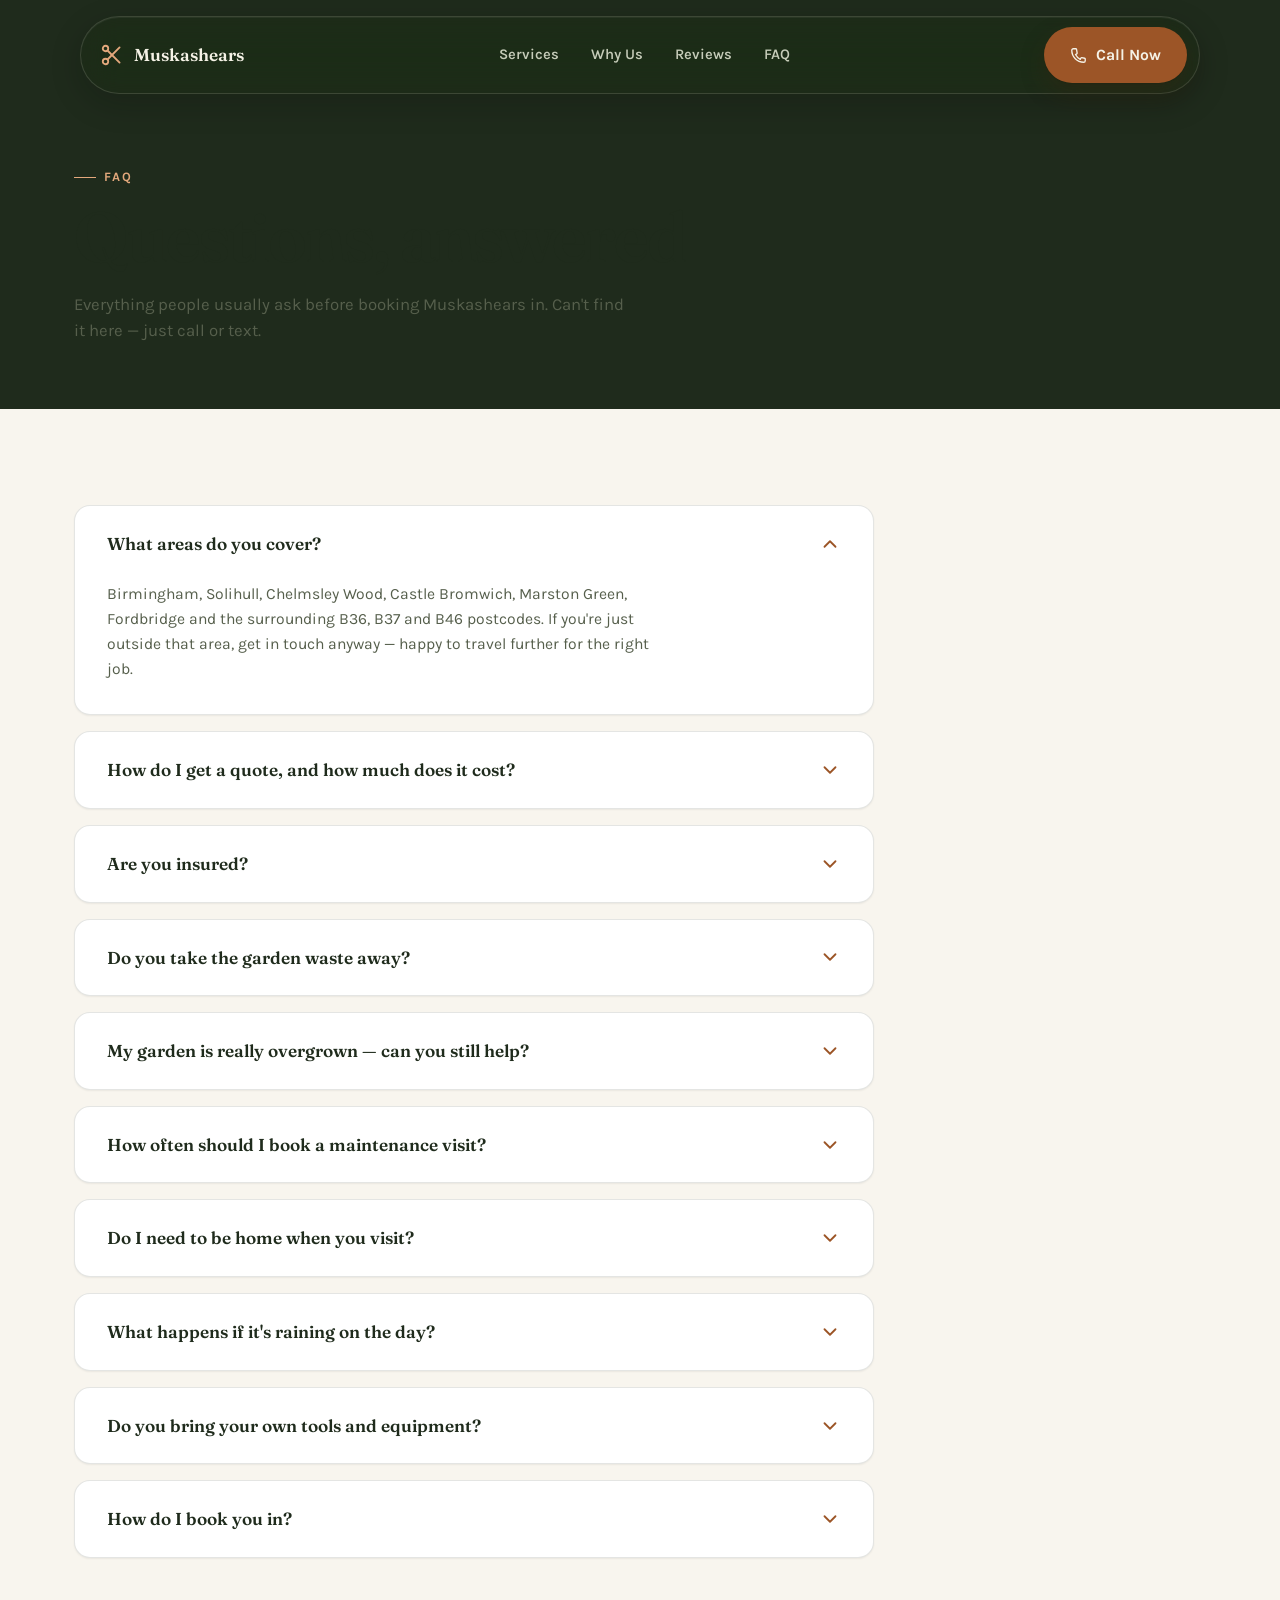
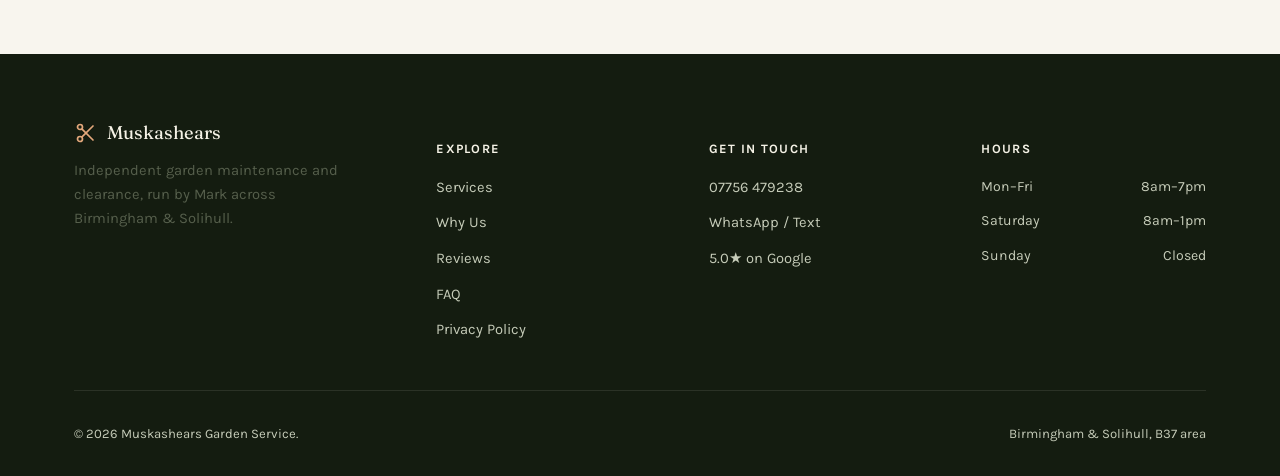
<file: faq.html>
<!DOCTYPE html>
<html lang="en">
<head>
<meta charset="UTF-8">
<meta name="viewport" content="width=device-width, initial-scale=1.0">
<title>FAQ | Muskashears Garden Service</title>
<meta name="description" content="Common questions about booking Muskashears Garden Service — areas covered, quotes, insurance, waste removal and more.">
<meta name="theme-color" content="#1F2B1C">
<link rel="icon" href="favicon.svg" type="image/svg+xml">
<link rel="canonical" href="https://ilijapetkovic084-coder.github.io/gardenservice/faq.html">

<link rel="preconnect" href="https://fonts.googleapis.com">
<link rel="preconnect" href="https://fonts.gstatic.com" crossorigin>
<link href="https://fonts.googleapis.com/css2?family=Fraunces:ital,opsz,wght@0,9..144,400;0,9..144,500;0,9..144,600;0,9..144,700;1,9..144,500&family=Karla:wght@400;500;600;700;800&display=swap" rel="stylesheet">
<link rel="stylesheet" href="styles.css">
</head>
<body>

<svg class="sprite-defs" aria-hidden="true">
  <defs>
    <symbol id="icon-shears" viewBox="0 0 24 24" fill="none" stroke="currentColor" stroke-width="1.7" stroke-linecap="round" stroke-linejoin="round">
      <circle cx="6" cy="6" r="2.5"/><circle cx="6" cy="18" r="2.5"/>
      <line x1="19" y1="5" x2="8.3" y2="15.7"/><line x1="8.3" y1="8.3" x2="19" y2="19"/>
    </symbol>
    <symbol id="icon-phone" viewBox="0 0 24 24" fill="none" stroke="currentColor" stroke-width="1.7" stroke-linecap="round" stroke-linejoin="round">
      <path d="M7.5 3.5h-2A2 2 0 0 0 3.5 5.5c0 8.3 6.7 15 15 15a2 2 0 0 0 2-2v-2a1 1 0 0 0-.8-1l-3.6-.8a1 1 0 0 0-1 .5l-.9 1.6a13.4 13.4 0 0 1-6-6l1.6-.9a1 1 0 0 0 .5-1L9.5 4.3a1 1 0 0 0-1-.8Z"/>
    </symbol>
    <symbol id="icon-chat" viewBox="0 0 24 24" fill="none" stroke="currentColor" stroke-width="1.7" stroke-linecap="round" stroke-linejoin="round">
      <path d="M4 20l1.2-3.6A8 8 0 1 1 8.7 19L4 20Z"/><path d="M9 11h.01M12 11h.01M15 11h.01" stroke-width="2.6"/>
    </symbol>
    <symbol id="icon-chevron-down" viewBox="0 0 24 24" fill="none" stroke="currentColor" stroke-width="2" stroke-linecap="round" stroke-linejoin="round"><path d="M6 9l6 6 6-6"/></symbol>
    <symbol id="icon-menu" viewBox="0 0 24 24" fill="none" stroke="currentColor" stroke-width="1.8" stroke-linecap="round"><path d="M4 7h16M4 12h16M4 17h16"/></symbol>
    <symbol id="icon-close" viewBox="0 0 24 24" fill="none" stroke="currentColor" stroke-width="1.8" stroke-linecap="round"><path d="M6 6l12 12M18 6L6 18"/></symbol>
  </defs>
</svg>

<div class="nav-wrap">
  <nav class="nav" id="nav">
    <a href="index.html" class="nav__brand"><svg><use href="#icon-shears"/></svg> Muskashears</a>
    <div class="nav__links">
      <a href="index.html#services">Services</a>
      <a href="index.html#why">Why Us</a>
      <a href="index.html#reviews">Reviews</a>
      <a href="faq.html">FAQ</a>
    </div>
    <a href="tel:+447756479238" class="btn btn-primary nav__cta"><svg><use href="#icon-phone"/></svg> Call Now</a>
    <button class="nav__toggle" id="navToggle" aria-label="Toggle menu" aria-expanded="false" aria-controls="navMobile">
      <svg class="icon-menu"><use href="#icon-menu"/></svg>
      <svg class="icon-close"><use href="#icon-close"/></svg>
    </button>
  </nav>
</div>

<div class="nav__mobile" id="navMobile">
  <a href="index.html#services">Services</a>
  <a href="index.html#why">Why Us</a>
  <a href="index.html#reviews">Reviews</a>
  <a href="faq.html">FAQ</a>
  <a href="privacy.html">Privacy Policy</a>
  <a href="tel:+447756479238" class="btn btn-primary"><svg><use href="#icon-phone"/></svg> Call Mark Now</a>
</div>

<header class="page-hero">
  <div class="container">
    <div class="eyebrow">FAQ</div>
    <h1>Questions, answered</h1>
    <p>Everything people usually ask before booking Muskashears in. Can't find it here &mdash; just call or text.</p>
  </div>
</header>

<main class="section-pad">
  <div class="container">
    <div class="faq-list reveal-stagger">

      <details class="faq-item reveal" style="--i:0" open>
        <summary>What areas do you cover? <svg class="chev"><use href="#icon-chevron-down"/></svg></summary>
        <div class="faq-item__body">
          <p>Birmingham, Solihull, Chelmsley Wood, Castle Bromwich, Marston Green, Fordbridge and the surrounding B36, B37 and B46 postcodes. If you're just outside that area, get in touch anyway &mdash; happy to travel further for the right job.</p>
        </div>
      </details>

      <details class="faq-item reveal" style="--i:1">
        <summary>How do I get a quote, and how much does it cost? <svg class="chev"><use href="#icon-chevron-down"/></svg></summary>
        <div class="faq-item__body">
          <p>Quotes are free and no-obligation. Call or text a few details and, ideally, a couple of photos of the garden, and you'll usually get a straight answer back the same day. Bigger jobs are often easier to price after a quick look in person.</p>
        </div>
      </details>

      <details class="faq-item reveal" style="--i:2">
        <summary>Are you insured? <svg class="chev"><use href="#icon-chevron-down"/></svg></summary>
        <div class="faq-item__body">
          <p>Yes &mdash; fully insured with public liability cover on every job, and registered as a waste carrier for anything that needs taking away. Happy to show proof of either on request.</p>
        </div>
      </details>

      <details class="faq-item reveal" style="--i:3">
        <summary>Do you take the garden waste away? <svg class="chev"><use href="#icon-chevron-down"/></svg></summary>
        <div class="faq-item__body">
          <p>Yes. Grass cuttings, hedge trimmings, weeds and general green waste are cleared and taken away as part of the job under a registered waste carrier's licence &mdash; nothing left behind in bags on the drive.</p>
        </div>
      </details>

      <details class="faq-item reveal" style="--i:4">
        <summary>My garden is really overgrown &mdash; can you still help? <svg class="chev"><use href="#icon-chevron-down"/></svg></summary>
        <div class="faq-item__body">
          <p>That's genuinely a specialty. Gardens that haven't been touched in months or years get brought back under control regularly &mdash; no judgement, and no garden considered too far gone to sort out.</p>
        </div>
      </details>

      <details class="faq-item reveal" style="--i:5">
        <summary>How often should I book a maintenance visit? <svg class="chev"><use href="#icon-chevron-down"/></svg></summary>
        <div class="faq-item__body">
          <p>Whatever suits the garden and your budget &mdash; weekly, fortnightly or monthly maintenance plans are all available, alongside one-off tidy-ups. Worth a chat about how fast your particular garden grows before settling on a schedule.</p>
        </div>
      </details>

      <details class="faq-item reveal" style="--i:6">
        <summary>Do I need to be home when you visit? <svg class="chev"><use href="#icon-chevron-down"/></svg></summary>
        <div class="faq-item__body">
          <p>Not usually, as long as there's clear access to the garden &mdash; a side gate is often enough. Access arrangements are always agreed before the first visit, and you're welcome to be there if you'd prefer.</p>
        </div>
      </details>

      <details class="faq-item reveal" style="--i:7">
        <summary>What happens if it's raining on the day? <svg class="chev"><use href="#icon-chevron-down"/></svg></summary>
        <div class="faq-item__body">
          <p>Light rain doesn't usually stop work. If conditions are too wet or unsafe to do a proper job, the visit is rescheduled for the earliest opportunity at no extra cost.</p>
        </div>
      </details>

      <details class="faq-item reveal" style="--i:8">
        <summary>Do you bring your own tools and equipment? <svg class="chev"><use href="#icon-chevron-down"/></svg></summary>
        <div class="faq-item__body">
          <p>Yes &mdash; mowers, strimmers, hedge trimmers and everything else needed comes as standard. There's nothing you need to provide.</p>
        </div>
      </details>

      <details class="faq-item reveal" style="--i:9">
        <summary>How do I book you in? <svg class="chev"><use href="#icon-chevron-down"/></svg></summary>
        <div class="faq-item__body">
          <p>Simplest way is to call or text <a href="tel:+447756479238" style="color:var(--color-accent-dark);font-weight:700;">07756 479238</a>, or send a message on <a href="https://wa.me/447756479238" style="color:var(--color-accent-dark);font-weight:700;" target="_blank" rel="noopener">WhatsApp</a>. A time and price get sorted out directly from there.</p>
        </div>
      </details>

    </div>
  </div>
</main>

<footer class="site-footer">
  <div class="container">
    <div class="footer-grid">
      <div class="footer-col">
        <div class="footer-brand"><svg><use href="#icon-shears"/></svg> Muskashears</div>
        <p style="max-width:32ch;font-size:0.92rem;">Independent garden maintenance and clearance, run by Mark across Birmingham &amp; Solihull.</p>
      </div>
      <div class="footer-col">
        <h5>Explore</h5>
        <ul>
          <li><a href="index.html#services">Services</a></li>
          <li><a href="index.html#why">Why Us</a></li>
          <li><a href="index.html#reviews">Reviews</a></li>
          <li><a href="faq.html">FAQ</a></li>
          <li><a href="privacy.html">Privacy Policy</a></li>
        </ul>
      </div>
      <div class="footer-col">
        <h5>Get In Touch</h5>
        <ul>
          <li><a href="tel:+447756479238">07756 479238</a></li>
          <li><a href="https://wa.me/447756479238" target="_blank" rel="noopener">WhatsApp / Text</a></li>
          <li><a href="https://www.google.com/maps/search/?api=1&query=Muskashears+Garden+Service&query_place_id=ChIJ7zsFh6-xcEgRLzuh7eADzEU" target="_blank" rel="noopener">5.0★ on Google</a></li>
        </ul>
      </div>
      <div class="footer-col">
        <h5>Hours</h5>
        <ul>
          <li class="hours-row"><span>Mon&ndash;Fri</span><span>8am&ndash;7pm</span></li>
          <li class="hours-row"><span>Saturday</span><span>8am&ndash;1pm</span></li>
          <li class="hours-row"><span>Sunday</span><span>Closed</span></li>
        </ul>
      </div>
    </div>
    <div class="footer-bottom">
      <span>&copy; <span id="year">2026</span> Muskashears Garden Service.</span>
      <span>Birmingham &amp; Solihull, B37 area</span>
    </div>
  </div>
</footer>

<script src="script.js"></script>
</body>
</html>
</file>
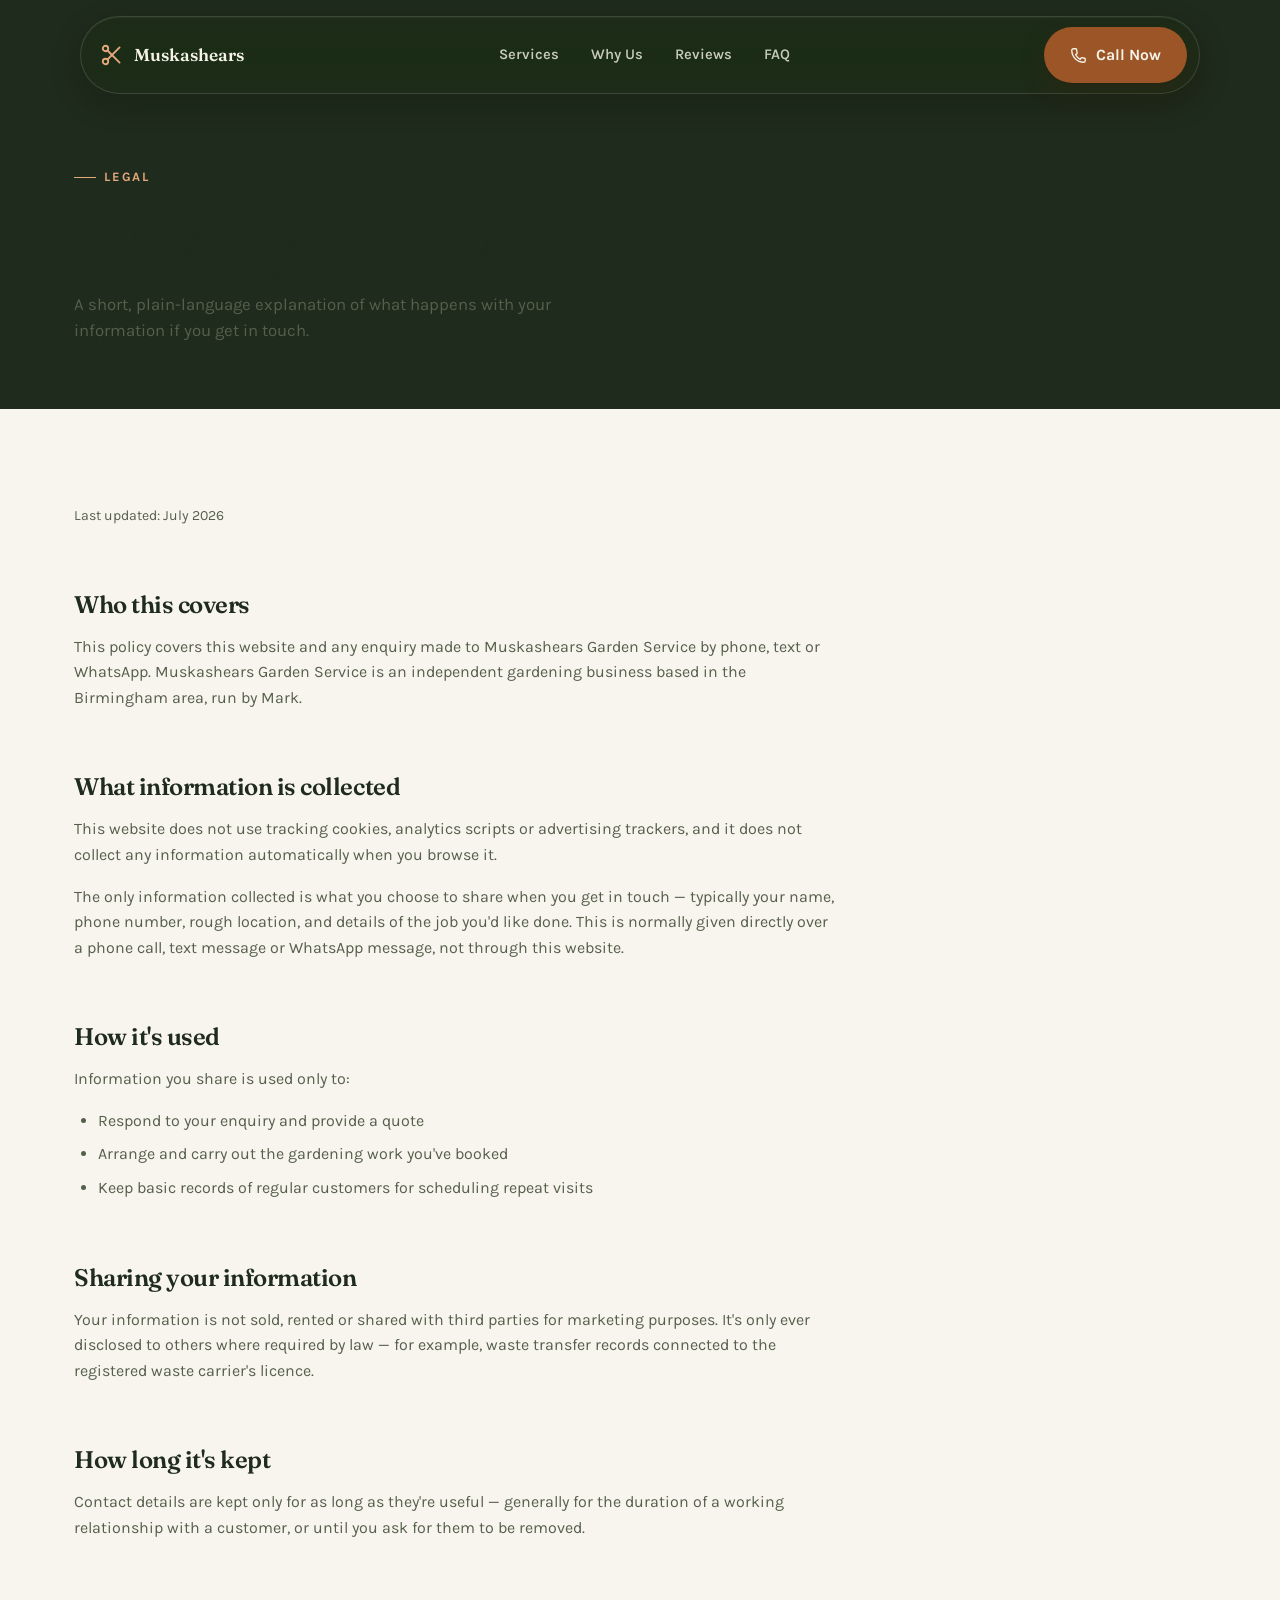
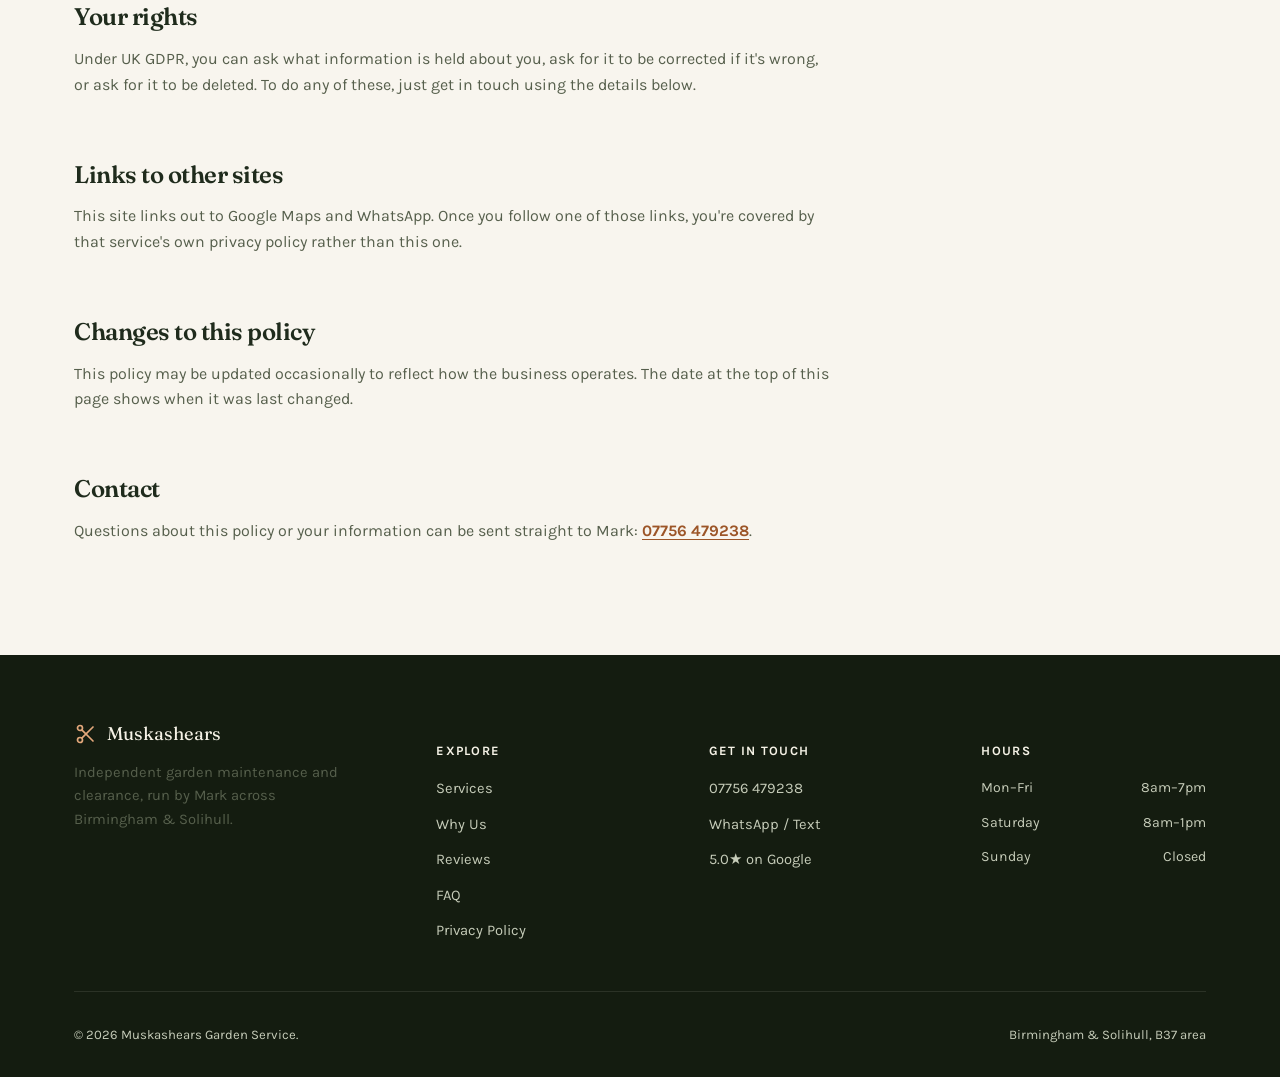
<file: privacy.html>
<!DOCTYPE html>
<html lang="en">
<head>
<meta charset="UTF-8">
<meta name="viewport" content="width=device-width, initial-scale=1.0">
<title>Privacy Policy | Muskashears Garden Service</title>
<meta name="description" content="How Muskashears Garden Service handles the information you share when you get in touch.">
<meta name="theme-color" content="#1F2B1C">
<link rel="icon" href="favicon.svg" type="image/svg+xml">
<link rel="canonical" href="https://ilijapetkovic084-coder.github.io/gardenservice/privacy.html">

<link rel="preconnect" href="https://fonts.googleapis.com">
<link rel="preconnect" href="https://fonts.gstatic.com" crossorigin>
<link href="https://fonts.googleapis.com/css2?family=Fraunces:ital,opsz,wght@0,9..144,400;0,9..144,500;0,9..144,600;0,9..144,700;1,9..144,500&family=Karla:wght@400;500;600;700;800&display=swap" rel="stylesheet">
<link rel="stylesheet" href="styles.css">
</head>
<body>

<svg class="sprite-defs" aria-hidden="true">
  <defs>
    <symbol id="icon-shears" viewBox="0 0 24 24" fill="none" stroke="currentColor" stroke-width="1.7" stroke-linecap="round" stroke-linejoin="round">
      <circle cx="6" cy="6" r="2.5"/><circle cx="6" cy="18" r="2.5"/>
      <line x1="19" y1="5" x2="8.3" y2="15.7"/><line x1="8.3" y1="8.3" x2="19" y2="19"/>
    </symbol>
    <symbol id="icon-phone" viewBox="0 0 24 24" fill="none" stroke="currentColor" stroke-width="1.7" stroke-linecap="round" stroke-linejoin="round">
      <path d="M7.5 3.5h-2A2 2 0 0 0 3.5 5.5c0 8.3 6.7 15 15 15a2 2 0 0 0 2-2v-2a1 1 0 0 0-.8-1l-3.6-.8a1 1 0 0 0-1 .5l-.9 1.6a13.4 13.4 0 0 1-6-6l1.6-.9a1 1 0 0 0 .5-1L9.5 4.3a1 1 0 0 0-1-.8Z"/>
    </symbol>
    <symbol id="icon-menu" viewBox="0 0 24 24" fill="none" stroke="currentColor" stroke-width="1.8" stroke-linecap="round"><path d="M4 7h16M4 12h16M4 17h16"/></symbol>
    <symbol id="icon-close" viewBox="0 0 24 24" fill="none" stroke="currentColor" stroke-width="1.8" stroke-linecap="round"><path d="M6 6l12 12M18 6L6 18"/></symbol>
  </defs>
</svg>

<div class="nav-wrap">
  <nav class="nav" id="nav">
    <a href="index.html" class="nav__brand"><svg><use href="#icon-shears"/></svg> Muskashears</a>
    <div class="nav__links">
      <a href="index.html#services">Services</a>
      <a href="index.html#why">Why Us</a>
      <a href="index.html#reviews">Reviews</a>
      <a href="faq.html">FAQ</a>
    </div>
    <a href="tel:+447756479238" class="btn btn-primary nav__cta"><svg><use href="#icon-phone"/></svg> Call Now</a>
    <button class="nav__toggle" id="navToggle" aria-label="Toggle menu" aria-expanded="false" aria-controls="navMobile">
      <svg class="icon-menu"><use href="#icon-menu"/></svg>
      <svg class="icon-close"><use href="#icon-close"/></svg>
    </button>
  </nav>
</div>

<div class="nav__mobile" id="navMobile">
  <a href="index.html#services">Services</a>
  <a href="index.html#why">Why Us</a>
  <a href="index.html#reviews">Reviews</a>
  <a href="faq.html">FAQ</a>
  <a href="privacy.html">Privacy Policy</a>
  <a href="tel:+447756479238" class="btn btn-primary"><svg><use href="#icon-phone"/></svg> Call Mark Now</a>
</div>

<header class="page-hero">
  <div class="container">
    <div class="eyebrow">Legal</div>
    <h1>Privacy Policy</h1>
    <p>A short, plain-language explanation of what happens with your information if you get in touch.</p>
  </div>
</header>

<main class="section-pad">
  <div class="container">
    <div class="article reveal">
      <p class="updated">Last updated: July 2026</p>

      <h2>Who this covers</h2>
      <p>This policy covers this website and any enquiry made to Muskashears Garden Service by phone, text or WhatsApp. Muskashears Garden Service is an independent gardening business based in the Birmingham area, run by Mark.</p>

      <h2>What information is collected</h2>
      <p>This website does not use tracking cookies, analytics scripts or advertising trackers, and it does not collect any information automatically when you browse it.</p>
      <p>The only information collected is what you choose to share when you get in touch &mdash; typically your name, phone number, rough location, and details of the job you'd like done. This is normally given directly over a phone call, text message or WhatsApp message, not through this website.</p>

      <h2>How it's used</h2>
      <p>Information you share is used only to:</p>
      <ul>
        <li>Respond to your enquiry and provide a quote</li>
        <li>Arrange and carry out the gardening work you've booked</li>
        <li>Keep basic records of regular customers for scheduling repeat visits</li>
      </ul>

      <h2>Sharing your information</h2>
      <p>Your information is not sold, rented or shared with third parties for marketing purposes. It's only ever disclosed to others where required by law &mdash; for example, waste transfer records connected to the registered waste carrier's licence.</p>

      <h2>How long it's kept</h2>
      <p>Contact details are kept only for as long as they're useful &mdash; generally for the duration of a working relationship with a customer, or until you ask for them to be removed.</p>

      <h2>Your rights</h2>
      <p>Under UK GDPR, you can ask what information is held about you, ask for it to be corrected if it's wrong, or ask for it to be deleted. To do any of these, just get in touch using the details below.</p>

      <h2>Links to other sites</h2>
      <p>This site links out to Google Maps and WhatsApp. Once you follow one of those links, you're covered by that service's own privacy policy rather than this one.</p>

      <h2>Changes to this policy</h2>
      <p>This policy may be updated occasionally to reflect how the business operates. The date at the top of this page shows when it was last changed.</p>

      <h2>Contact</h2>
      <p>Questions about this policy or your information can be sent straight to Mark: <a href="tel:+447756479238">07756 479238</a>.</p>
    </div>
  </div>
</main>

<footer class="site-footer">
  <div class="container">
    <div class="footer-grid">
      <div class="footer-col">
        <div class="footer-brand"><svg><use href="#icon-shears"/></svg> Muskashears</div>
        <p style="max-width:32ch;font-size:0.92rem;">Independent garden maintenance and clearance, run by Mark across Birmingham &amp; Solihull.</p>
      </div>
      <div class="footer-col">
        <h5>Explore</h5>
        <ul>
          <li><a href="index.html#services">Services</a></li>
          <li><a href="index.html#why">Why Us</a></li>
          <li><a href="index.html#reviews">Reviews</a></li>
          <li><a href="faq.html">FAQ</a></li>
          <li><a href="privacy.html">Privacy Policy</a></li>
        </ul>
      </div>
      <div class="footer-col">
        <h5>Get In Touch</h5>
        <ul>
          <li><a href="tel:+447756479238">07756 479238</a></li>
          <li><a href="https://wa.me/447756479238" target="_blank" rel="noopener">WhatsApp / Text</a></li>
          <li><a href="https://www.google.com/maps/search/?api=1&query=Muskashears+Garden+Service&query_place_id=ChIJ7zsFh6-xcEgRLzuh7eADzEU" target="_blank" rel="noopener">5.0★ on Google</a></li>
        </ul>
      </div>
      <div class="footer-col">
        <h5>Hours</h5>
        <ul>
          <li class="hours-row"><span>Mon&ndash;Fri</span><span>8am&ndash;7pm</span></li>
          <li class="hours-row"><span>Saturday</span><span>8am&ndash;1pm</span></li>
          <li class="hours-row"><span>Sunday</span><span>Closed</span></li>
        </ul>
      </div>
    </div>
    <div class="footer-bottom">
      <span>&copy; <span id="year">2026</span> Muskashears Garden Service.</span>
      <span>Birmingham &amp; Solihull, B37 area</span>
    </div>
  </div>
</footer>

<script src="script.js"></script>
</body>
</html>
</file>
<file: styles.css>
/* =========================================================================
   Muskashears Garden Service — Design System
   Style: Organic / Biophilic grounding + Apple-tier restraint & depth
   Type:  Fraunces (display) / Karla (body)
   ========================================================================= */

/* ---------- Reset ---------- */
*, *::before, *::after { box-sizing: border-box; }
html { -webkit-text-size-adjust: 100%; scroll-behavior: smooth; }
body, h1, h2, h3, h4, p, figure, blockquote, dl, dd { margin: 0; }
ul, ol { margin: 0; padding: 0; list-style: none; }
img, video { max-width: 100%; display: block; }
a { color: inherit; text-decoration: none; }
button { font: inherit; color: inherit; background: none; border: 0; cursor: pointer; }
input, textarea, select { font: inherit; }
svg { display: block; }

@media (prefers-reduced-motion: reduce) {
  html { scroll-behavior: auto; }
  *, *::before, *::after {
    animation-duration: 0.001ms !important;
    animation-iteration-count: 1 !important;
    transition-duration: 0.001ms !important;
    scroll-behavior: auto !important;
  }
}

/* ---------- Design Tokens ---------- */
:root {
  /* Color */
  --color-primary:        #1F2B1C;  /* deep forest — dark sections / headings */
  --color-primary-soft:   #2C3A26;
  --color-secondary:      #7C8F6E;  /* sage */
  --color-secondary-soft: #E4E7D9;  /* pale sage tint for surfaces */
  --color-accent:         #B5622E;  /* terracotta — decorative / large text */
  --color-accent-dark:    #9C5527;  /* terracotta — solid buttons (AA on white) */
  --color-accent-tint:    #F1DFCF;

  --color-bg:            #F8F5EE;   /* warm cream */
  --color-surface:       #FFFFFF;
  --color-surface-alt:   #F1EEE2;
  --color-border:        rgba(35,41,31,0.12);

  --color-text:          #23291F;
  --color-text-muted:    #565F4C;
  --color-on-dark:       #F5F2E6;
  --color-on-dark-muted: #C6CCB9;
  --color-border-dark:   rgba(245,242,230,0.16);

  /* Type */
  --font-display: 'Fraunces', 'Iowan Old Style', Georgia, serif;
  --font-body: 'Karla', -apple-system, 'Segoe UI', sans-serif;

  /* Motion */
  --ease-out-expo: cubic-bezier(0.22, 1, 0.36, 1);
  --ease-standard: cubic-bezier(0.4, 0, 0.2, 1);
  --dur-fast: 150ms;
  --dur-base: 300ms;
  --dur-hero: 800ms;

  /* Space (4/8/12/16/24/32/48/64/96/128) */
  --sp-1: 0.25rem;
  --sp-2: 0.5rem;
  --sp-3: 0.75rem;
  --sp-4: 1rem;
  --sp-5: 1.5rem;
  --sp-6: 2rem;
  --sp-7: 3rem;
  --sp-8: 4rem;
  --sp-9: 6rem;
  --sp-10: 8rem;

  --radius-sm: 10px;
  --radius-md: 16px;
  --radius-lg: 28px;
  --radius-pill: 999px;

  --shadow-contact: 0 1px 2px rgba(20,24,15,0.06);
  --shadow-ambient: 0 8px 24px rgba(20,24,15,0.08);
  --shadow-far: 0 24px 48px rgba(20,24,15,0.10);
  --shadow-raised: var(--shadow-contact), var(--shadow-ambient), var(--shadow-far);
}

/* ---------- Base ---------- */
body {
  font-family: var(--font-body);
  background: var(--color-bg);
  color: var(--color-text);
  font-size: 16px;
  line-height: 1.6;
  -webkit-font-smoothing: antialiased;
}

h1, h2, h3, h4 {
  font-family: var(--font-display);
  color: var(--color-primary);
  line-height: 1.08;
  font-weight: 600;
  letter-spacing: -0.01em;
}

h1 { font-size: clamp(2.6rem, 5.5vw, 4.6rem); letter-spacing: -0.03em; font-weight: 600; }
h2 { font-size: clamp(2rem, 4vw, 2.9rem); letter-spacing: -0.02em; }
h3 { font-size: clamp(1.25rem, 2vw, 1.5rem); }

p { color: var(--color-text-muted); }
.on-dark p { color: var(--color-on-dark-muted); }
.on-dark h1, .on-dark h2, .on-dark h3, .on-dark h4 { color: var(--color-on-dark); }

a:focus-visible, button:focus-visible, summary:focus-visible, input:focus-visible {
  outline: 2px solid var(--color-accent-dark);
  outline-offset: 3px;
  border-radius: 4px;
}
.on-dark a:focus-visible, .on-dark button:focus-visible, .on-dark summary:focus-visible {
  outline-color: var(--color-on-dark);
}

.container {
  width: 100%;
  max-width: 1180px;
  margin-inline: auto;
  padding-inline: var(--sp-5);
}

section { position: relative; }
.section-pad { padding-block: var(--sp-9); }

.eyebrow {
  display: inline-flex;
  align-items: center;
  gap: var(--sp-2);
  font-family: var(--font-body);
  font-weight: 700;
  font-size: 0.8rem;
  letter-spacing: 0.14em;
  text-transform: uppercase;
  color: var(--color-accent-dark);
  margin-bottom: var(--sp-3);
}
.on-dark .eyebrow { color: #E3A87C; }
.eyebrow::before {
  content: "";
  width: 22px;
  height: 1.5px;
  background: currentColor;
  display: inline-block;
}

.section-head {
  max-width: 640px;
  margin-bottom: var(--sp-8);
}
.section-head.center { margin-inline: auto; text-align: center; }
.section-head p { font-size: 1.08rem; margin-top: var(--sp-4); }

/* ---------- Buttons ---------- */
.btn {
  display: inline-flex;
  align-items: center;
  justify-content: center;
  gap: var(--sp-2);
  padding: 0.95rem 1.6rem;
  border-radius: var(--radius-pill);
  font-weight: 700;
  font-size: 0.98rem;
  min-height: 48px;
  transition: transform var(--dur-base) var(--ease-out-expo),
              box-shadow var(--dur-base) var(--ease-out-expo),
              background-color var(--dur-base) var(--ease-standard);
  white-space: nowrap;
}
.btn svg { width: 19px; height: 19px; flex-shrink: 0; }
.btn:hover { transform: translateY(-2px); }
.btn:active { transform: translateY(0); }

.btn-primary {
  background: var(--color-accent-dark);
  color: var(--color-on-dark);
  box-shadow: 0 1px 1px rgba(0,0,0,0.08), 0 10px 24px rgba(69,36,10,0.28);
}
.btn-primary:hover { background: #85451D; box-shadow: 0 1px 1px rgba(0,0,0,0.1), 0 14px 30px rgba(69,36,10,0.34); }

.btn-ghost {
  background: rgba(255,255,255,0.08);
  color: var(--color-on-dark);
  border: 1px solid rgba(245,242,230,0.35);
  backdrop-filter: blur(6px);
}
.btn-ghost:hover { background: rgba(255,255,255,0.16); }

.btn-outline {
  background: transparent;
  color: var(--color-primary);
  border: 1.5px solid var(--color-border);
}
.btn-outline:hover { border-color: var(--color-accent-dark); color: var(--color-accent-dark); }

.btn-block { width: 100%; }

/* ---------- Navbar (glass) ---------- */
.nav-wrap {
  position: fixed;
  top: var(--sp-4);
  left: 0;
  right: 0;
  z-index: 100;
  display: flex;
  justify-content: center;
  padding-inline: var(--sp-4);
}
.nav {
  width: 100%;
  max-width: 1120px;
  display: flex;
  align-items: center;
  justify-content: space-between;
  gap: var(--sp-5);
  padding: 0.65rem 0.75rem 0.65rem 1.15rem;
  border-radius: var(--radius-pill);
  background: rgba(31, 43, 28, 0.42);
  border: 1px solid rgba(245,242,230,0.14);
  backdrop-filter: blur(18px) saturate(160%);
  -webkit-backdrop-filter: blur(18px) saturate(160%);
  box-shadow: 0 1px 1px rgba(255,255,255,0.06) inset, 0 10px 30px rgba(10,14,8,0.22);
  transition: background var(--dur-base) var(--ease-standard), box-shadow var(--dur-base) var(--ease-standard);
}
.nav.is-scrolled {
  background: rgba(24, 33, 21, 0.72);
  box-shadow: 0 1px 1px rgba(255,255,255,0.06) inset, 0 14px 36px rgba(10,14,8,0.32);
}
.nav__brand {
  display: flex;
  align-items: center;
  gap: 0.55rem;
  font-family: var(--font-display);
  font-weight: 600;
  font-size: 1.08rem;
  color: var(--color-on-dark);
}
.nav__brand svg { width: 26px; height: 26px; color: #E3A87C; }
.nav__links {
  display: none;
  align-items: center;
  gap: var(--sp-6);
  font-size: 0.92rem;
  font-weight: 600;
  color: var(--color-on-dark-muted);
}
.nav__links a { transition: color var(--dur-fast) var(--ease-standard); }
.nav__links a:hover { color: var(--color-on-dark); }
.nav__cta { display: none; }
.nav__toggle {
  display: flex;
  width: 40px;
  height: 40px;
  align-items: center;
  justify-content: center;
  color: var(--color-on-dark);
  border-radius: 50%;
}
.nav__toggle svg { width: 22px; height: 22px; }
.nav__toggle .icon-close { display: none; }
.nav.is-open .nav__toggle .icon-menu { display: none; }
.nav.is-open .nav__toggle .icon-close { display: block; }

.nav__mobile {
  position: fixed;
  inset: 0;
  z-index: 99;
  background: rgba(20, 27, 17, 0.98);
  display: flex;
  flex-direction: column;
  align-items: center;
  justify-content: center;
  gap: var(--sp-6);
  opacity: 0;
  pointer-events: none;
  transition: opacity var(--dur-base) var(--ease-standard);
}
.nav__mobile.is-open { opacity: 1; pointer-events: auto; }
.nav__mobile a { font-family: var(--font-display); font-size: 1.8rem; color: var(--color-on-dark); }
.nav__mobile .btn { margin-top: var(--sp-4); }

@media (min-width: 900px) {
  .nav__links { display: flex; }
  .nav__cta { display: inline-flex; }
  .nav__toggle { display: none; }
}

/* ---------- Hero ---------- */
.hero {
  position: relative;
  min-height: 100svh;
  display: flex;
  align-items: flex-end;
  overflow: hidden;
  color: var(--color-on-dark);
}
.hero__media {
  position: absolute;
  inset: 0;
  z-index: 0;
  background: #12190F;
}
.hero__video, .hero__poster {
  position: absolute;
  inset: 0;
  width: 100%;
  height: 100%;
  object-fit: cover;
  object-position: center 42%;
}
.hero__poster { display: none; }
.hero--static .hero__video { display: none; }
.hero--static .hero__poster { display: block; }

.hero__scrim {
  position: absolute;
  inset: 0;
  background:
    linear-gradient(180deg, rgba(15,20,11,0.55) 0%, rgba(15,20,11,0.30) 32%, rgba(15,20,11,0.55) 68%, rgba(11,15,8,0.92) 100%),
    linear-gradient(90deg, rgba(11,15,8,0.55) 0%, rgba(11,15,8,0.05) 45%, rgba(11,15,8,0.05) 55%, rgba(11,15,8,0.55) 100%);
}

.hero__content {
  position: relative;
  z-index: 1;
  width: 100%;
  padding-block: calc(var(--sp-10) + 3rem) var(--sp-8);
}
.hero__badge {
  display: inline-flex;
  align-items: center;
  gap: var(--sp-3);
  padding: 0.6rem 1.1rem 0.6rem 0.7rem;
  border-radius: var(--radius-pill);
  background: rgba(255,255,255,0.08);
  border: 1px solid rgba(245,242,230,0.22);
  backdrop-filter: blur(14px) saturate(180%);
  -webkit-backdrop-filter: blur(14px) saturate(180%);
  box-shadow: 0 1px 1px rgba(255,255,255,0.12) inset, 0 8px 20px rgba(0,0,0,0.25);
  font-size: 0.86rem;
  font-weight: 700;
  margin-bottom: var(--sp-6);
  opacity: 0;
  animation: rise-in var(--dur-hero) var(--ease-out-expo) forwards;
}
.hero__badge .stars { display: flex; gap: 2px; color: #E3A87C; }
.hero__badge .stars svg { width: 14px; height: 14px; }
.hero__badge b { color: var(--color-on-dark); }

.hero__title {
  max-width: 16ch;
  color: var(--color-on-dark);
  opacity: 0;
  animation: rise-in var(--dur-hero) var(--ease-out-expo) 90ms forwards;
}
.hero__title em {
  font-style: italic;
  color: #E3A87C;
}
.hero__sub {
  max-width: 46ch;
  margin-top: var(--sp-5);
  font-size: 1.15rem;
  color: var(--color-on-dark-muted);
  opacity: 0;
  animation: rise-in var(--dur-hero) var(--ease-out-expo) 180ms forwards;
}
.hero__actions {
  display: flex;
  flex-wrap: wrap;
  gap: var(--sp-4);
  margin-top: var(--sp-7);
  opacity: 0;
  animation: rise-in var(--dur-hero) var(--ease-out-expo) 260ms forwards;
}
.hero__meta {
  display: flex;
  flex-wrap: wrap;
  gap: var(--sp-6);
  margin-top: var(--sp-8);
  padding-top: var(--sp-6);
  border-top: 1px solid rgba(245,242,230,0.16);
  opacity: 0;
  animation: rise-in var(--dur-hero) var(--ease-out-expo) 340ms forwards;
}
.hero__meta-item { display: flex; align-items: center; gap: 0.6rem; font-size: 0.92rem; color: var(--color-on-dark-muted); }
.hero__meta-item svg { width: 18px; height: 18px; color: #E3A87C; flex-shrink: 0; }
.hero__meta-item strong { color: var(--color-on-dark); font-weight: 700; }

@keyframes rise-in {
  from { opacity: 0; transform: translateY(18px); }
  to { opacity: 1; transform: translateY(0); }
}

@media (min-width: 700px) {
  .hero__actions { gap: var(--sp-5); }
}

/* ---------- Scroll reveal ---------- */
.reveal {
  opacity: 0;
  transform: translateY(28px);
  transition: opacity 700ms var(--ease-out-expo), transform 700ms var(--ease-out-expo);
}
.reveal.is-visible { opacity: 1; transform: translateY(0); }
.reveal-stagger > * { transition-delay: calc(var(--i, 0) * 90ms); }

/* ---------- Services ---------- */
.services-grid {
  display: grid;
  grid-template-columns: 1fr;
  gap: var(--sp-5);
}
.service-card {
  --tilt-x: 0deg;
  --tilt-y: 0deg;
  background: var(--color-surface);
  border: 1px solid var(--color-border);
  border-radius: var(--radius-md);
  padding: var(--sp-6);
  box-shadow: var(--shadow-contact), var(--shadow-ambient);
  transition: transform var(--dur-base) var(--ease-out-expo), box-shadow var(--dur-base) var(--ease-out-expo), border-color var(--dur-base);
  transform: perspective(900px) rotateX(var(--tilt-x)) rotateY(var(--tilt-y));
}
.service-card:hover {
  box-shadow: var(--shadow-raised);
  border-color: rgba(181,98,46,0.28);
}
.service-card__icon {
  width: 52px;
  height: 52px;
  border-radius: 14px;
  display: flex;
  align-items: center;
  justify-content: center;
  background: var(--color-secondary-soft);
  color: var(--color-primary);
  margin-bottom: var(--sp-5);
}
.service-card__icon svg { width: 26px; height: 26px; }
.service-card h3 { margin-bottom: var(--sp-2); }
.service-card p { font-size: 0.98rem; }

@media (min-width: 640px) {
  .services-grid { grid-template-columns: repeat(2, 1fr); }
}
@media (min-width: 1000px) {
  .services-grid { grid-template-columns: repeat(3, 1fr); }
}

/* ---------- Why us / stat ---------- */
.why-grid {
  display: grid;
  grid-template-columns: 1fr;
  gap: var(--sp-9);
  align-items: center;
}
.why-list { display: flex; flex-direction: column; gap: var(--sp-5); margin-top: var(--sp-6); }
.why-item { display: flex; gap: var(--sp-4); align-items: flex-start; }
.why-item__icon {
  width: 40px; height: 40px; flex-shrink: 0;
  border-radius: 10px;
  background: var(--color-primary);
  color: #E3A87C;
  display: flex; align-items: center; justify-content: center;
}
.why-item__icon svg { width: 20px; height: 20px; }
.why-item h4 { font-family: var(--font-body); font-size: 1.02rem; font-weight: 700; color: var(--color-primary); margin-bottom: 0.2rem; }
.why-item p { font-size: 0.96rem; margin: 0; }

.rating-card {
  position: relative;
  background: linear-gradient(155deg, var(--color-primary) 0%, #16210F 100%);
  border-radius: var(--radius-lg);
  padding: var(--sp-8) var(--sp-6);
  color: var(--color-on-dark);
  overflow: hidden;
  box-shadow: var(--shadow-raised);
}
.rating-card::before {
  content: "";
  position: absolute; inset: 0;
  background: linear-gradient(180deg, rgba(255,255,255,0.10) 0%, rgba(255,255,255,0) 30%);
  pointer-events: none;
}
.rating-card__score { font-family: var(--font-display); font-size: 4.2rem; font-weight: 600; line-height: 1; }
.rating-card .stars { display: flex; gap: 4px; color: #E3A87C; margin: var(--sp-4) 0; }
.rating-card .stars svg { width: 20px; height: 20px; }
.rating-card p { color: var(--color-on-dark-muted); }
.rating-card .btn { margin-top: var(--sp-6); }

@media (min-width: 900px) {
  .why-grid { grid-template-columns: 1.1fr 0.9fr; }
}

/* ---------- Testimonials ---------- */
.testi-grid {
  display: grid;
  grid-template-columns: 1fr;
  gap: var(--sp-5);
}
.testi-card {
  background: var(--color-surface);
  border: 1px solid var(--color-border);
  border-radius: var(--radius-md);
  padding: var(--sp-6);
  display: flex;
  flex-direction: column;
  box-shadow: var(--shadow-contact);
}
.testi-card .stars { display: flex; gap: 3px; color: var(--color-accent-dark); margin-bottom: var(--sp-4); }
.testi-card .stars svg { width: 16px; height: 16px; }
.testi-card blockquote { font-family: var(--font-display); font-size: 1.12rem; font-weight: 500; color: var(--color-primary); line-height: 1.4; flex-grow: 1; }
.testi-card__source {
  display: flex; align-items: center; gap: var(--sp-2);
  margin-top: var(--sp-5); padding-top: var(--sp-4);
  border-top: 1px solid var(--color-border);
  font-size: 0.84rem; font-weight: 700; color: var(--color-text-muted);
}
.testi-card__source svg { width: 15px; height: 15px; color: var(--color-accent-dark); }

@media (min-width: 700px) {
  .testi-grid { grid-template-columns: repeat(2, 1fr); }
}
@media (min-width: 1080px) {
  .testi-grid { grid-template-columns: repeat(3, 1fr); }
}

/* ---------- Service area ---------- */
.area-band {
  background: var(--color-secondary-soft);
  border-radius: var(--radius-lg);
  padding: var(--sp-8) var(--sp-6);
}
.area-chips { display: flex; flex-wrap: wrap; gap: var(--sp-3); margin-top: var(--sp-6); }
.area-chip {
  padding: 0.55rem 1.1rem;
  border-radius: var(--radius-pill);
  background: var(--color-surface);
  border: 1px solid var(--color-border);
  font-weight: 700;
  font-size: 0.9rem;
  color: var(--color-primary);
}
.area-note { margin-top: var(--sp-5); font-size: 0.92rem; max-width: 60ch; }

/* ---------- CTA band ---------- */
.cta-band {
  background: var(--color-primary);
  border-radius: var(--radius-lg);
  padding: var(--sp-9) var(--sp-6);
  text-align: center;
  position: relative;
  overflow: hidden;
}
.cta-band::before {
  content: "";
  position: absolute; inset: 0;
  background: radial-gradient(circle at 50% 0%, rgba(227,168,124,0.16), transparent 60%);
}
.cta-band__inner { position: relative; max-width: 640px; margin-inline: auto; }
.cta-band .btn-row { display: flex; flex-wrap: wrap; justify-content: center; gap: var(--sp-4); margin-top: var(--sp-7); }
.cta-band__hours { margin-top: var(--sp-6); font-size: 0.9rem; color: var(--color-on-dark-muted); }

/* ---------- Footer ---------- */
.site-footer {
  background: #141C10;
  color: var(--color-on-dark-muted);
  padding-block: var(--sp-8) var(--sp-6);
}
.footer-grid {
  display: grid;
  grid-template-columns: 1fr;
  gap: var(--sp-7);
  padding-bottom: var(--sp-7);
  border-bottom: 1px solid rgba(245,242,230,0.1);
}
.footer-brand { display: flex; align-items: center; gap: 0.55rem; font-family: var(--font-display); font-size: 1.15rem; color: var(--color-on-dark); margin-bottom: var(--sp-3); }
.footer-brand svg { width: 24px; height: 24px; color: #E3A87C; }
.footer-col h5 { font-size: 0.8rem; text-transform: uppercase; letter-spacing: 0.1em; color: var(--color-on-dark); margin-bottom: var(--sp-4); font-weight: 700; }
.footer-col ul { display: flex; flex-direction: column; gap: var(--sp-3); font-size: 0.92rem; }
.footer-col a:hover { color: var(--color-on-dark); }
.footer-col .hours-row { display: flex; justify-content: space-between; gap: var(--sp-4); font-size: 0.88rem; }
.footer-bottom { padding-top: var(--sp-6); display: flex; flex-wrap: wrap; gap: var(--sp-3); justify-content: space-between; font-size: 0.82rem; }

@media (min-width: 700px) {
  .footer-grid { grid-template-columns: 1.3fr 1fr 1fr; }
}
@media (min-width: 900px) {
  .footer-grid { grid-template-columns: 1.4fr 1fr 1fr 1fr; }
}

/* ---------- Page hero (FAQ / Privacy) ---------- */
.page-hero {
  background: var(--color-primary);
  color: var(--color-on-dark);
  padding-block: calc(var(--sp-10) + 2rem) var(--sp-8);
}
.page-hero .eyebrow { color: #E3A87C; }
.page-hero p { max-width: 56ch; margin-top: var(--sp-4); font-size: 1.05rem; }

/* ---------- FAQ ---------- */
.faq-list { display: flex; flex-direction: column; gap: var(--sp-4); max-width: 800px; }
.faq-item {
  background: var(--color-surface);
  border: 1px solid var(--color-border);
  border-radius: var(--radius-md);
  box-shadow: var(--shadow-contact);
  overflow: hidden;
}
.faq-item summary {
  cursor: pointer;
  list-style: none;
  display: flex;
  align-items: center;
  justify-content: space-between;
  gap: var(--sp-4);
  padding: var(--sp-5) var(--sp-6);
  font-family: var(--font-display);
  font-weight: 600;
  font-size: 1.08rem;
  color: var(--color-primary);
}
.faq-item summary::-webkit-details-marker { display: none; }
.faq-item summary .chev { flex-shrink: 0; width: 22px; height: 22px; color: var(--color-accent-dark); transition: transform var(--dur-base) var(--ease-out-expo); }
.faq-item[open] summary .chev { transform: rotate(180deg); }
.faq-item__body { padding: 0 var(--sp-6) var(--sp-6); font-size: 0.98rem; max-width: 68ch; }
.faq-item__body p + p { margin-top: var(--sp-3); }

/* ---------- Privacy / article ---------- */
.article {
  max-width: 760px;
}
.article h2 { margin-top: var(--sp-8); margin-bottom: var(--sp-4); font-size: 1.5rem; }
.article h2:first-child { margin-top: 0; }
.article p { margin-bottom: var(--sp-4); font-size: 1rem; }
.article ul { display: flex; flex-direction: column; gap: var(--sp-2); margin-bottom: var(--sp-4); padding-left: var(--sp-5); }
.article ul li { list-style: disc; color: var(--color-text-muted); }
.article .updated { font-size: 0.88rem; color: var(--color-text-muted); margin-bottom: var(--sp-7); }
.article a { color: var(--color-accent-dark); font-weight: 700; text-decoration: underline; text-underline-offset: 3px; }

/* ---------- Misc ---------- */
.visually-hidden {
  position: absolute; width: 1px; height: 1px;
  padding: 0; margin: -1px; overflow: hidden;
  clip: rect(0,0,0,0); white-space: nowrap; border: 0;
}
.sprite-defs { position: absolute; width: 0; height: 0; overflow: hidden; }
</file>
